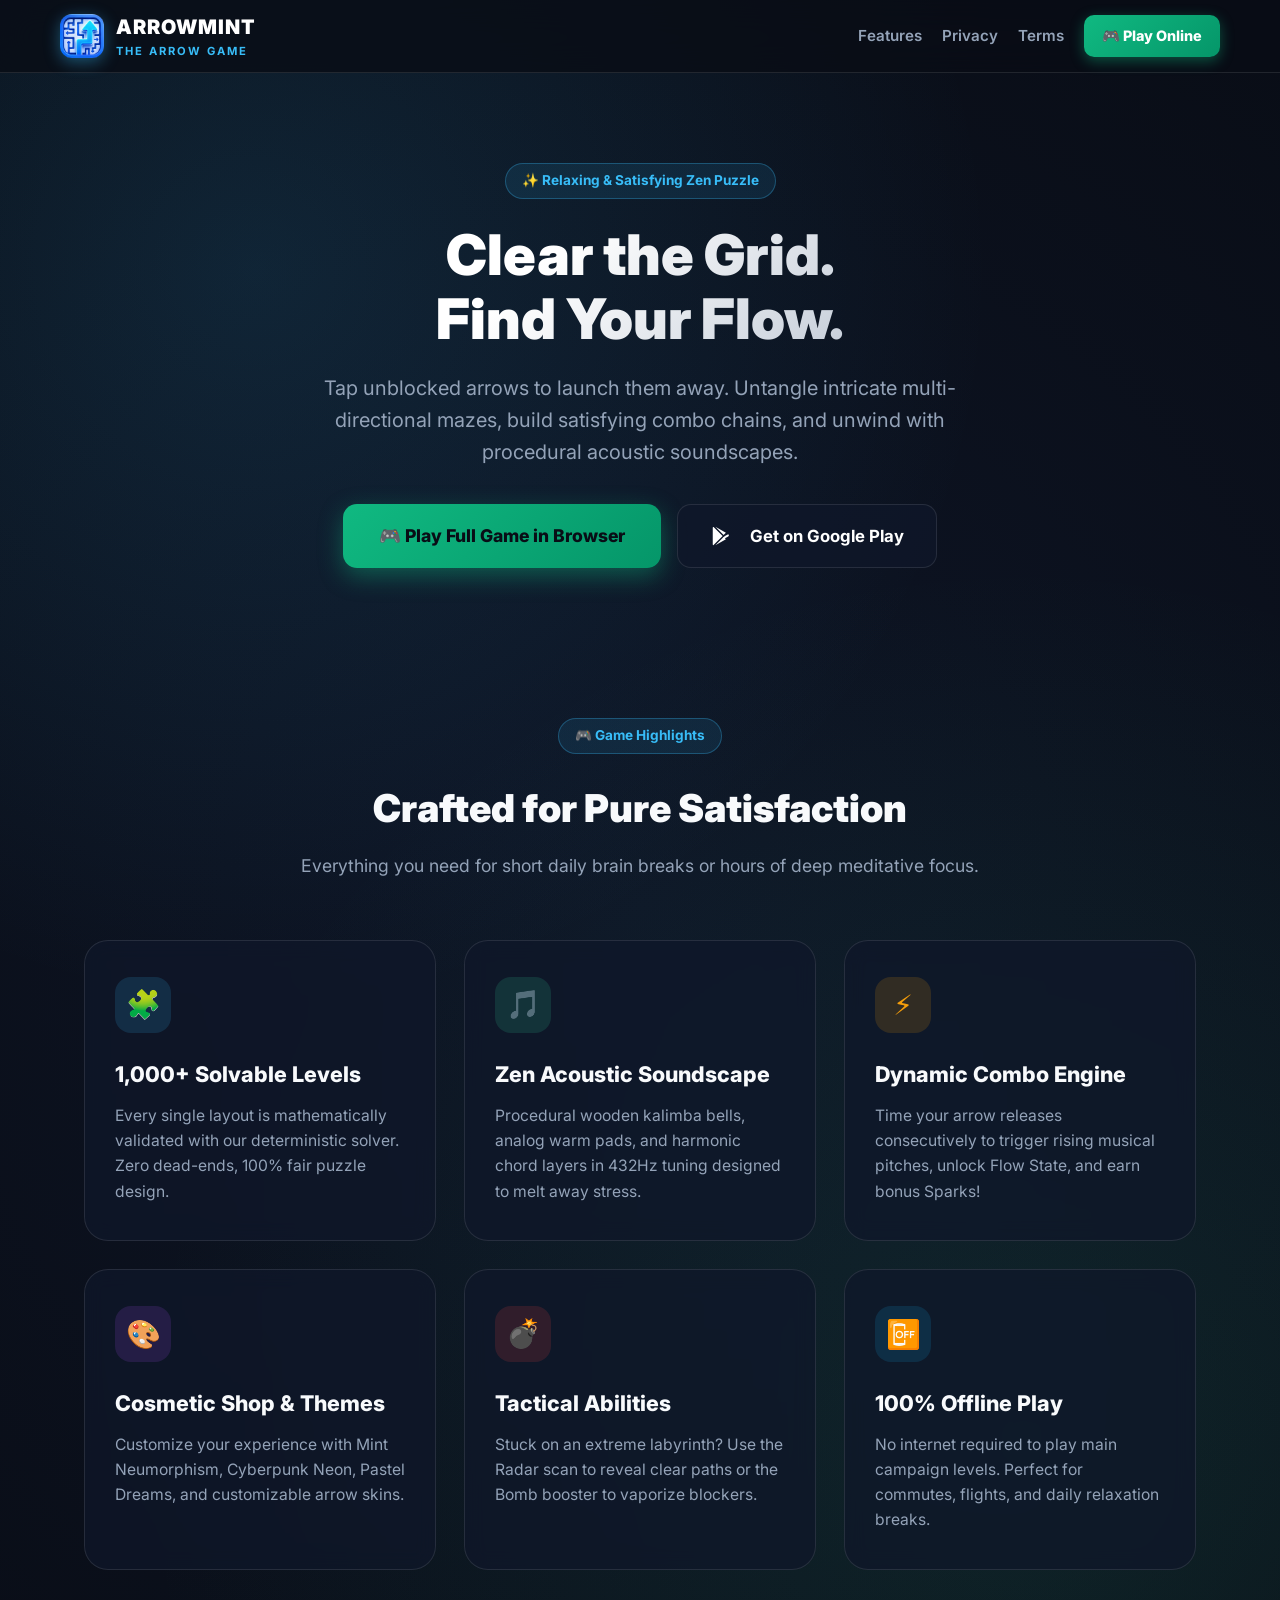
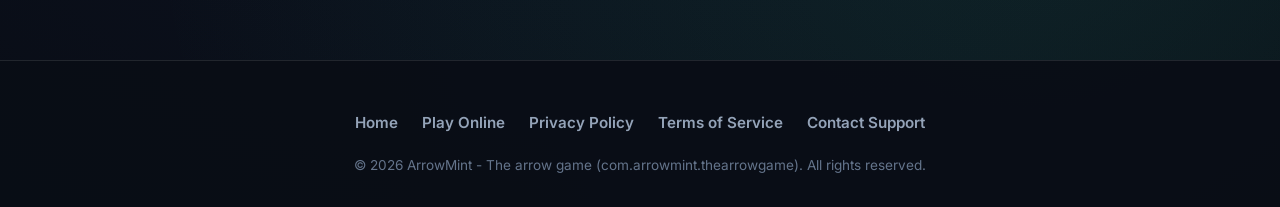
<file: site/index.html>
<!DOCTYPE html>
<html lang="en">
<head>
  <meta charset="UTF-8">
  <meta name="viewport" content="width=device-width, initial-scale=1.0">
  <title>ArrowMint: The Arrow Game - Satisfying Chill Escape Puzzle</title>
  <meta name="description" content="ArrowMint is a satisfying, minimalist zen arrow puzzle game. Clear paths, trigger chain combos, and relax with calming soundscapes. Available on Google Play.">
  <link rel="icon" type="image/png" href="icon.png">
  <link rel="apple-touch-icon" href="icon.png">
  <link rel="preconnect" href="https://fonts.googleapis.com">
  <link rel="preconnect" href="https://fonts.gstatic.com" crossorigin>
  <link href="https://fonts.googleapis.com/css2?family=Inter:wght@400;500;600;700;800;900&display=swap" rel="stylesheet">
  <link rel="stylesheet" href="style.css">
</head>
<body>

  <!-- Navigation -->
  <header>
    <div class="container nav-wrap">
      <a href="index.html" class="brand">
        <img src="icon.png" alt="ArrowMint" class="brand-img-icon" />
        <div class="brand-text">
          <h1>ARROWMINT</h1>
          <span>THE ARROW GAME</span>
        </div>
      </a>
      <ul class="nav-links">
        <li><a href="#features">Features</a></li>
        <li><a href="privacy.html">Privacy</a></li>
        <li><a href="terms.html">Terms</a></li>
        <li><a href="play/" class="btn-nav">🎮 Play Online</a></li>
      </ul>
    </div>
  </header>

  <!-- Hero Section -->
  <section class="hero">
    <div class="container">
      <div class="badge">✨ Relaxing & Satisfying Zen Puzzle</div>
      <h2>Clear the Grid.<br>Find Your Flow.</h2>
      <p>
        Tap unblocked arrows to launch them away. Untangle intricate multi-directional mazes, build satisfying combo chains, and unwind with procedural acoustic soundscapes.
      </p>

      <div class="hero-cta">
        <a href="play/" class="btn-primary" style="background: linear-gradient(135deg, #10B981, #059669); box-shadow: 0 8px 24px rgba(16, 185, 129, 0.4); padding: 18px 36px; font-size: 1.1rem;">
          🎮 Play Full Game in Browser
        </a>
        <a href="https://play.google.com/store/apps/details?id=com.arrowmint.thearrowgame" class="btn-secondary" style="padding: 18px 32px; font-size: 1.05rem;">
          <svg width="22" height="22" viewBox="0 0 24 24" fill="currentColor" style="margin-right: 8px;"><path d="M3.609 1.814L13.792 12 3.61 22.186a1.986 1.986 0 0 1-.61-.926V2.74c.15-.362.36-.682.61-.926zm11.233 11.235l2.49 2.49-11.45 6.611 8.96-9.101zm0-2.098L5.882 1.85l11.45 6.611-2.49 2.49zm1.485 1.049l3.52-2.032a1.45 1.45 0 0 1 0 2.514l-3.52 2.032-1.743-1.257 1.743-1.257z"/></svg>
          Get on Google Play
        </a>
      </div>
    </div>
  </section>

  <!-- Features Grid -->
  <section class="features" id="features">
    <div class="container">
      <div class="section-header">
        <div class="badge">🎮 Game Highlights</div>
        <h3>Crafted for Pure Satisfaction</h3>
        <p>Everything you need for short daily brain breaks or hours of deep meditative focus.</p>
      </div>

      <div class="features-grid">
        <div class="feature-card">
          <div class="feature-icon" style="background: rgba(56, 189, 248, 0.15); color: #38bdf8;">🧩</div>
          <h4>1,000+ Solvable Levels</h4>
          <p>Every single layout is mathematically validated with our deterministic solver. Zero dead-ends, 100% fair puzzle design.</p>
        </div>

        <div class="feature-card">
          <div class="feature-icon" style="background: rgba(52, 211, 153, 0.15); color: #34d399;">🎵</div>
          <h4>Zen Acoustic Soundscape</h4>
          <p>Procedural wooden kalimba bells, analog warm pads, and harmonic chord layers in 432Hz tuning designed to melt away stress.</p>
        </div>

        <div class="feature-card">
          <div class="feature-icon" style="background: rgba(245, 158, 11, 0.15); color: #f59e0b;">⚡</div>
          <h4>Dynamic Combo Engine</h4>
          <p>Time your arrow releases consecutively to trigger rising musical pitches, unlock Flow State, and earn bonus Sparks!</p>
        </div>

        <div class="feature-card">
          <div class="feature-icon" style="background: rgba(168, 85, 247, 0.15); color: #a855f7;">🎨</div>
          <h4>Cosmetic Shop & Themes</h4>
          <p>Customize your experience with Mint Neumorphism, Cyberpunk Neon, Pastel Dreams, and customizable arrow skins.</p>
        </div>

        <div class="feature-card">
          <div class="feature-icon" style="background: rgba(239, 68, 68, 0.15); color: #ef4444;">💣</div>
          <h4>Tactical Abilities</h4>
          <p>Stuck on an extreme labyrinth? Use the Radar scan to reveal clear paths or the Bomb booster to vaporize blockers.</p>
        </div>

        <div class="feature-card">
          <div class="feature-icon" style="background: rgba(14, 165, 233, 0.15); color: #0ea5e9;">📴</div>
          <h4>100% Offline Play</h4>
          <p>No internet required to play main campaign levels. Perfect for commutes, flights, and daily relaxation breaks.</p>
        </div>
      </div>
    </div>
  </section>

  <!-- Footer -->
  <footer>
    <div class="container">
      <div class="footer-links">
        <a href="index.html">Home</a>
        <a href="play/">Play Online</a>
        <a href="privacy.html">Privacy Policy</a>
        <a href="terms.html">Terms of Service</a>
        <a href="mailto:support@arrowmint.com">Contact Support</a>
      </div>
      <p class="copyright">&copy; 2026 ArrowMint - The arrow game (com.arrowmint.thearrowgame). All rights reserved.</p>
    </div>
  </footer>
</body>
</html>
</file>
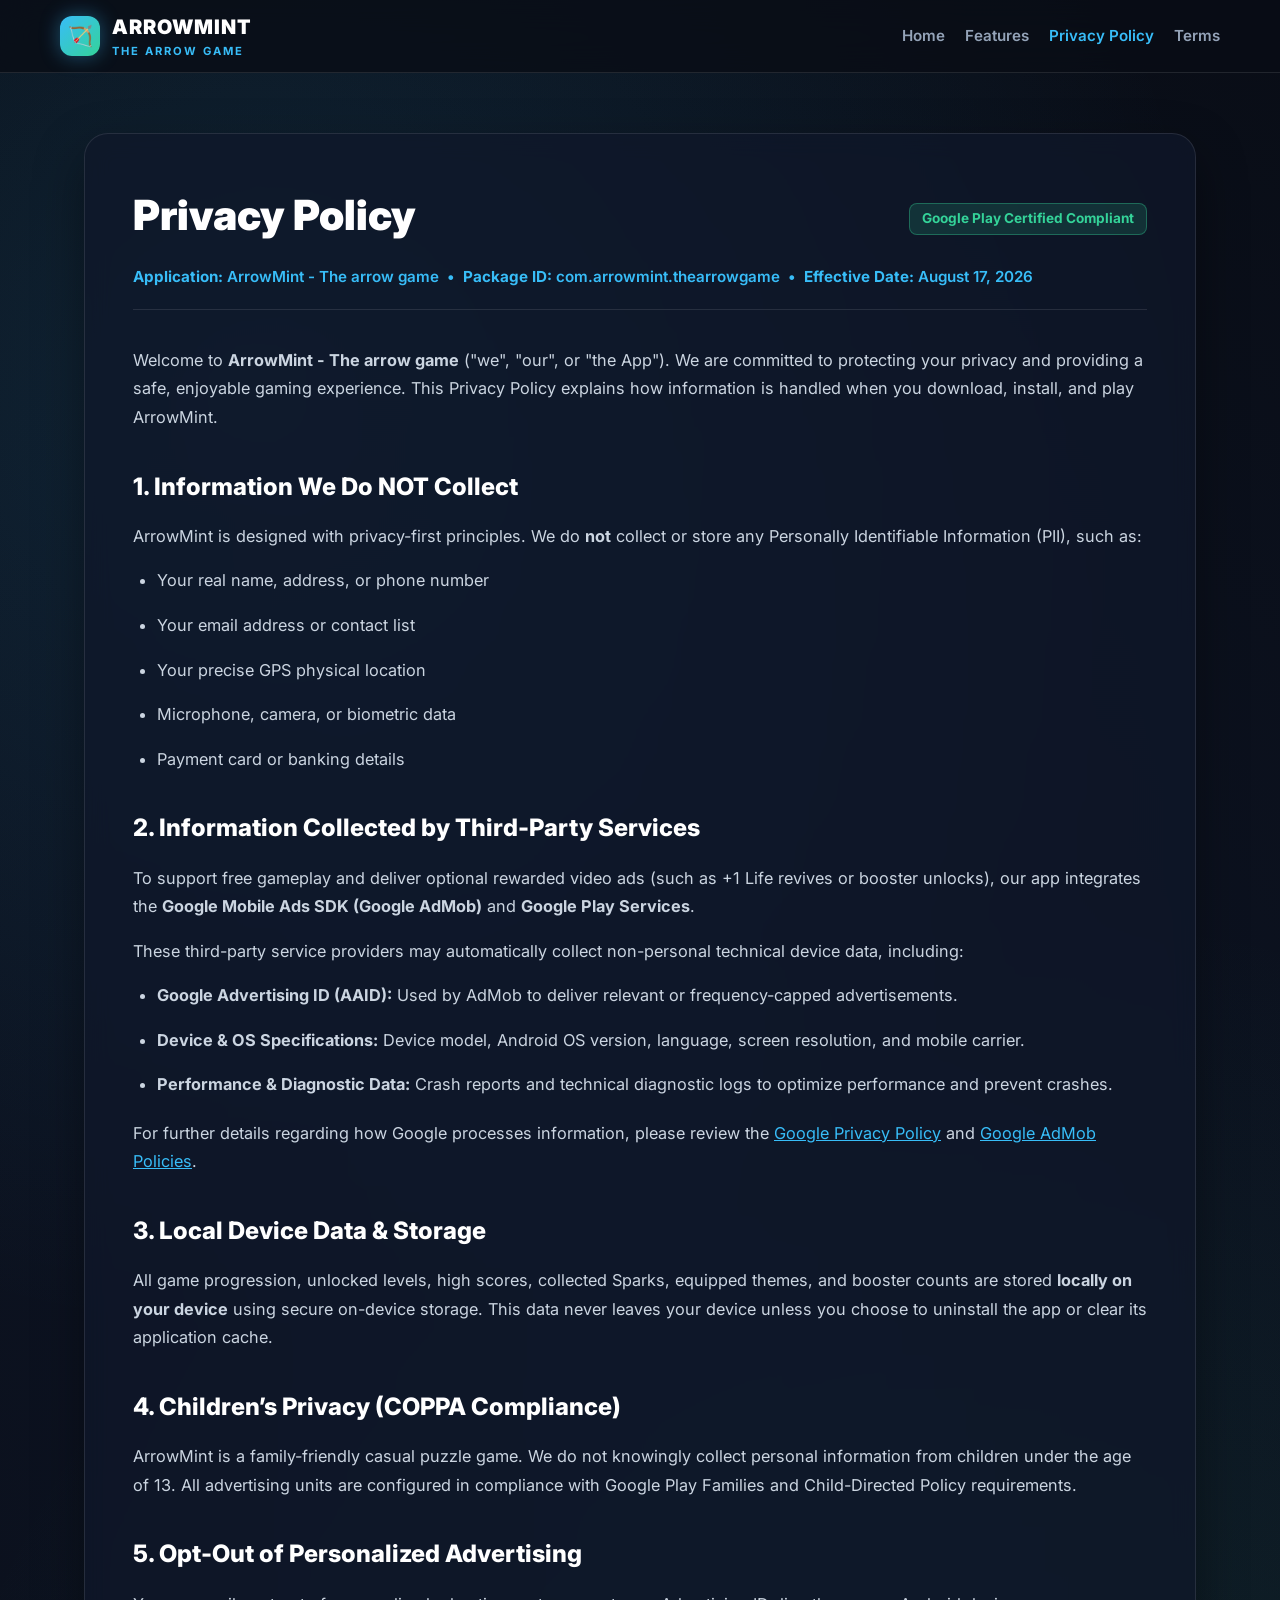
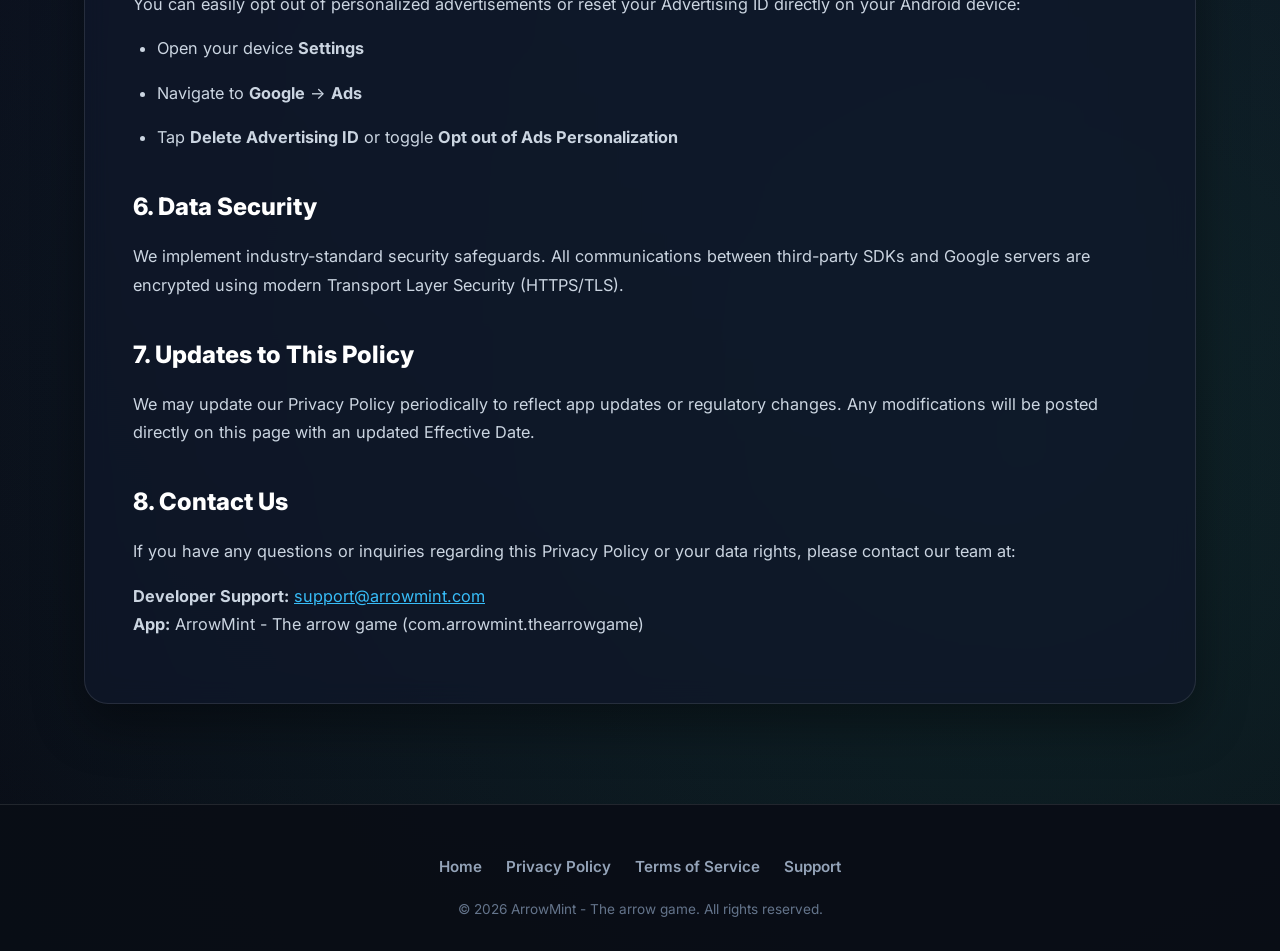
<file: site/privacy.html>
<!DOCTYPE html>
<html lang="en">
<head>
  <meta charset="UTF-8">
  <meta name="viewport" content="width=device-width, initial-scale=1.0">
  <title>Privacy Policy - ArrowMint: The arrow game</title>
  <meta name="description" content="Privacy Policy for ArrowMint - The arrow game on Google Play Store.">
  <link rel="preconnect" href="https://fonts.googleapis.com">
  <link rel="preconnect" href="https://fonts.gstatic.com" crossorigin>
  <link href="https://fonts.googleapis.com/css2?family=Inter:wght@400;500;600;700;800;900&display=swap" rel="stylesheet">
  <link rel="stylesheet" href="style.css">
</head>
<body>

  <header>
    <div class="container nav-wrap">
      <a href="index.html" class="brand">
        <div class="brand-icon">🏹</div>
        <div class="brand-text">
          <h1>ARROWMINT</h1>
          <span>THE ARROW GAME</span>
        </div>
      </a>
      <ul class="nav-links">
        <li><a href="index.html">Home</a></li>
        <li><a href="index.html#features">Features</a></li>
        <li><a href="privacy.html" class="active">Privacy Policy</a></li>
        <li><a href="terms.html">Terms</a></li>
      </ul>
    </div>
  </header>

  <main class="legal-page">
    <div class="container">
      <div class="legal-card">
        <div style="display: flex; align-items: center; justify-content: space-between; flex-wrap: wrap; gap: 12px; margin-bottom: 8px;">
          <h1>Privacy Policy</h1>
          <span class="badge-privacy">Google Play Certified Compliant</span>
        </div>
        <div class="legal-meta">
          <strong>Application:</strong> ArrowMint - The arrow game &nbsp;•&nbsp; 
          <strong>Package ID:</strong> com.arrowmint.thearrowgame &nbsp;•&nbsp; 
          <strong>Effective Date:</strong> August 17, 2026
        </div>

        <div class="legal-content">
          <p>
            Welcome to <strong>ArrowMint - The arrow game</strong> ("we", "our", or "the App"). We are committed to protecting your privacy and providing a safe, enjoyable gaming experience. This Privacy Policy explains how information is handled when you download, install, and play ArrowMint.
          </p>

          <h2>1. Information We Do NOT Collect</h2>
          <p>
            ArrowMint is designed with privacy-first principles. We do <strong>not</strong> collect or store any Personally Identifiable Information (PII), such as:
          </p>
          <ul>
            <li>Your real name, address, or phone number</li>
            <li>Your email address or contact list</li>
            <li>Your precise GPS physical location</li>
            <li>Microphone, camera, or biometric data</li>
            <li>Payment card or banking details</li>
          </ul>

          <h2>2. Information Collected by Third-Party Services</h2>
          <p>
            To support free gameplay and deliver optional rewarded video ads (such as +1 Life revives or booster unlocks), our app integrates the <strong>Google Mobile Ads SDK (Google AdMob)</strong> and <strong>Google Play Services</strong>.
          </p>
          <p>These third-party service providers may automatically collect non-personal technical device data, including:</p>
          <ul>
            <li><strong>Google Advertising ID (AAID):</strong> Used by AdMob to deliver relevant or frequency-capped advertisements.</li>
            <li><strong>Device & OS Specifications:</strong> Device model, Android OS version, language, screen resolution, and mobile carrier.</li>
            <li><strong>Performance & Diagnostic Data:</strong> Crash reports and technical diagnostic logs to optimize performance and prevent crashes.</li>
          </ul>
          <p>
            For further details regarding how Google processes information, please review the 
            <a href="https://policies.google.com/privacy" target="_blank" rel="noopener noreferrer">Google Privacy Policy</a> and 
            <a href="https://policies.google.com/technologies/ads" target="_blank" rel="noopener noreferrer">Google AdMob Policies</a>.
          </p>

          <h2>3. Local Device Data & Storage</h2>
          <p>
            All game progression, unlocked levels, high scores, collected Sparks, equipped themes, and booster counts are stored <strong>locally on your device</strong> using secure on-device storage. This data never leaves your device unless you choose to uninstall the app or clear its application cache.
          </p>

          <h2>4. Children’s Privacy (COPPA Compliance)</h2>
          <p>
            ArrowMint is a family-friendly casual puzzle game. We do not knowingly collect personal information from children under the age of 13. All advertising units are configured in compliance with Google Play Families and Child-Directed Policy requirements.
          </p>

          <h2>5. Opt-Out of Personalized Advertising</h2>
          <p>
            You can easily opt out of personalized advertisements or reset your Advertising ID directly on your Android device:
          </p>
          <ul>
            <li>Open your device <strong>Settings</strong></li>
            <li>Navigate to <strong>Google</strong> &rarr; <strong>Ads</strong></li>
            <li>Tap <strong>Delete Advertising ID</strong> or toggle <strong>Opt out of Ads Personalization</strong></li>
          </ul>

          <h2>6. Data Security</h2>
          <p>
            We implement industry-standard security safeguards. All communications between third-party SDKs and Google servers are encrypted using modern Transport Layer Security (HTTPS/TLS).
          </p>

          <h2>7. Updates to This Policy</h2>
          <p>
            We may update our Privacy Policy periodically to reflect app updates or regulatory changes. Any modifications will be posted directly on this page with an updated Effective Date.
          </p>

          <h2>8. Contact Us</h2>
          <p>
            If you have any questions or inquiries regarding this Privacy Policy or your data rights, please contact our team at:
          </p>
          <p>
            <strong>Developer Support:</strong> <a href="mailto:support@arrowmint.com">support@arrowmint.com</a><br>
            <strong>App:</strong> ArrowMint - The arrow game (com.arrowmint.thearrowgame)
          </p>
        </div>
      </div>
    </div>
  </main>

  <footer>
    <div class="container">
      <div class="footer-links">
        <a href="index.html">Home</a>
        <a href="privacy.html">Privacy Policy</a>
        <a href="terms.html">Terms of Service</a>
        <a href="mailto:support@arrowmint.com">Support</a>
      </div>
      <p class="copyright">&copy; 2026 ArrowMint - The arrow game. All rights reserved.</p>
    </div>
  </footer>

</body>
</html>
</file>
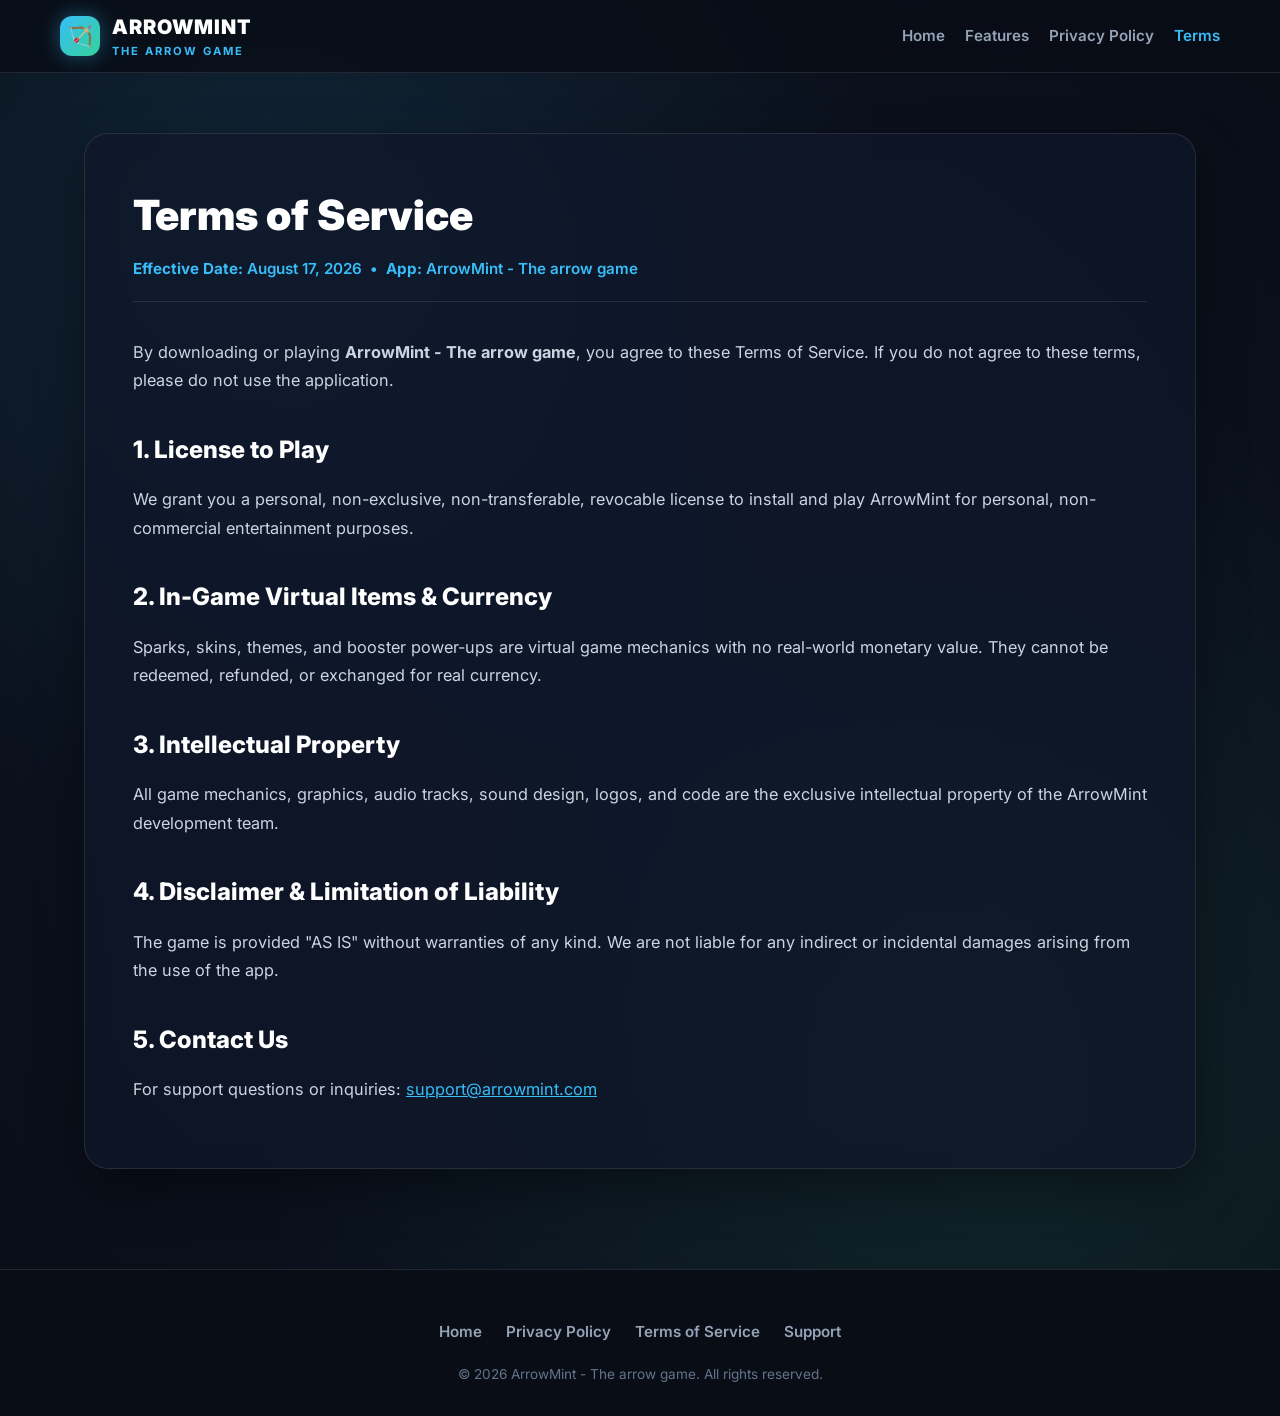
<file: site/terms.html>
<!DOCTYPE html>
<html lang="en">
<head>
  <meta charset="UTF-8">
  <meta name="viewport" content="width=device-width, initial-scale=1.0">
  <title>Terms of Service - ArrowMint: The arrow game</title>
  <link rel="preconnect" href="https://fonts.googleapis.com">
  <link rel="preconnect" href="https://fonts.gstatic.com" crossorigin>
  <link href="https://fonts.googleapis.com/css2?family=Inter:wght@400;500;600;700;800;900&display=swap" rel="stylesheet">
  <link rel="stylesheet" href="style.css">
</head>
<body>

  <header>
    <div class="container nav-wrap">
      <a href="index.html" class="brand">
        <div class="brand-icon">🏹</div>
        <div class="brand-text">
          <h1>ARROWMINT</h1>
          <span>THE ARROW GAME</span>
        </div>
      </a>
      <ul class="nav-links">
        <li><a href="index.html">Home</a></li>
        <li><a href="index.html#features">Features</a></li>
        <li><a href="privacy.html">Privacy Policy</a></li>
        <li><a href="terms.html" class="active">Terms</a></li>
      </ul>
    </div>
  </header>

  <main class="legal-page">
    <div class="container">
      <div class="legal-card">
        <h1>Terms of Service</h1>
        <div class="legal-meta">
          <strong>Effective Date:</strong> August 17, 2026 &nbsp;•&nbsp; <strong>App:</strong> ArrowMint - The arrow game
        </div>

        <div class="legal-content">
          <p>
            By downloading or playing <strong>ArrowMint - The arrow game</strong>, you agree to these Terms of Service. If you do not agree to these terms, please do not use the application.
          </p>

          <h2>1. License to Play</h2>
          <p>
            We grant you a personal, non-exclusive, non-transferable, revocable license to install and play ArrowMint for personal, non-commercial entertainment purposes.
          </p>

          <h2>2. In-Game Virtual Items & Currency</h2>
          <p>
            Sparks, skins, themes, and booster power-ups are virtual game mechanics with no real-world monetary value. They cannot be redeemed, refunded, or exchanged for real currency.
          </p>

          <h2>3. Intellectual Property</h2>
          <p>
            All game mechanics, graphics, audio tracks, sound design, logos, and code are the exclusive intellectual property of the ArrowMint development team.
          </p>

          <h2>4. Disclaimer & Limitation of Liability</h2>
          <p>
            The game is provided "AS IS" without warranties of any kind. We are not liable for any indirect or incidental damages arising from the use of the app.
          </p>

          <h2>5. Contact Us</h2>
          <p>
            For support questions or inquiries: <a href="mailto:support@arrowmint.com">support@arrowmint.com</a>
          </p>
        </div>
      </div>
    </div>
  </main>

  <footer>
    <div class="container">
      <div class="footer-links">
        <a href="index.html">Home</a>
        <a href="privacy.html">Privacy Policy</a>
        <a href="terms.html">Terms of Service</a>
        <a href="mailto:support@arrowmint.com">Support</a>
      </div>
      <p class="copyright">&copy; 2026 ArrowMint - The arrow game. All rights reserved.</p>
    </div>
  </footer>

</body>
</html>
</file>
<file: site/style.css>
:root {
  --bg-dark: #090d16;
  --bg-card: rgba(15, 23, 42, 0.75);
  --bg-card-hover: rgba(30, 41, 59, 0.85);
  --border-color: rgba(255, 255, 255, 0.1);
  --border-glow: rgba(56, 189, 248, 0.3);
  --primary: #38bdf8;
  --primary-glow: rgba(56, 189, 248, 0.4);
  --accent-mint: #34d399;
  --accent-amber: #f59e0b;
  --text-main: #f8fafc;
  --text-muted: #94a3b8;
  --font-sans: 'Inter', system-ui, -apple-system, BlinkMacSystemFont, 'Segoe UI', Roboto, sans-serif;
}

* {
  margin: 0;
  padding: 0;
  box-sizing: border-box;
}

body {
  font-family: var(--font-sans);
  background-color: var(--bg-dark);
  color: var(--text-main);
  line-height: 1.6;
  overflow-x: hidden;
  min-height: 100vh;
  background-image: 
    radial-gradient(circle at 20% 15%, rgba(56, 189, 248, 0.12) 0%, transparent 40%),
    radial-gradient(circle at 80% 80%, rgba(52, 211, 153, 0.10) 0%, transparent 50%),
    radial-gradient(circle at 50% 50%, rgba(15, 23, 42, 0.8) 0%, var(--bg-dark) 100%);
}

.container {
  max-width: 1160px;
  margin: 0 auto;
  padding: 0 24px;
}

/* ──────── Navigation ──────── */
header {
  position: sticky;
  top: 0;
  z-index: 100;
  backdrop-filter: blur(16px);
  -webkit-backdrop-filter: blur(16px);
  background: rgba(9, 13, 22, 0.8);
  border-bottom: 1px solid var(--border-color);
}

.nav-wrap {
  display: flex;
  align-items: center;
  justify-content: space-between;
  min-height: 72px;
  padding: 8px 0;
  gap: 16px;
}

.brand {
  display: flex;
  align-items: center;
  gap: 12px;
  text-decoration: none;
  flex-shrink: 0;
}

.brand-icon {
  width: 40px;
  height: 40px;
  background: linear-gradient(135deg, #38bdf8, #34d399);
  border-radius: 12px;
  display: flex;
  align-items: center;
  justify-content: center;
  font-size: 20px;
  box-shadow: 0 0 20px var(--primary-glow);
}

.brand-img-icon {
  width: 44px;
  height: 44px;
  border-radius: 12px;
  object-fit: cover;
  box-shadow: 0 4px 16px rgba(56, 189, 248, 0.4);
  display: block;
}

.brand-text h1 {
  font-size: 1.25rem;
  font-weight: 900;
  letter-spacing: 1px;
  color: #ffffff;
  white-space: nowrap;
}

.brand-text span {
  font-size: 0.7rem;
  font-weight: 700;
  color: var(--primary);
  letter-spacing: 2px;
  display: block;
  white-space: nowrap;
}

.nav-links {
  display: flex;
  align-items: center;
  gap: 20px;
  list-style: none;
  flex-wrap: nowrap;
}

.nav-links li {
  white-space: nowrap;
}

.nav-links a {
  color: var(--text-muted);
  text-decoration: none;
  font-size: 0.95rem;
  font-weight: 600;
  white-space: nowrap;
  transition: all 0.2s ease;
}

.nav-links a:hover,
.nav-links a.active {
  color: var(--primary);
}

.btn-nav {
  display: inline-flex;
  align-items: center;
  justify-content: center;
  padding: 9px 18px;
  background: linear-gradient(135deg, #10b981, #059669);
  color: #ffffff !important;
  font-weight: 800 !important;
  font-size: 0.9rem !important;
  border-radius: 10px;
  white-space: nowrap;
  box-shadow: 0 4px 14px rgba(16, 185, 129, 0.4);
  transition: transform 0.2s ease, box-shadow 0.2s ease !important;
}

.btn-nav:hover {
  transform: translateY(-2px);
  box-shadow: 0 6px 20px rgba(16, 185, 129, 0.6) !important;
}

/* ──────── Hero ──────── */
.hero {
  padding: 90px 0 60px;
  text-align: center;
  position: relative;
}

.badge {
  display: inline-flex;
  align-items: center;
  gap: 8px;
  padding: 6px 16px;
  background: rgba(56, 189, 248, 0.1);
  border: 1px solid rgba(56, 189, 248, 0.3);
  border-radius: 100px;
  font-size: 0.85rem;
  font-weight: 700;
  color: var(--primary);
  margin-bottom: 24px;
}

.hero h2 {
  font-size: 3.5rem;
  font-weight: 900;
  line-height: 1.15;
  margin-bottom: 20px;
  background: linear-gradient(135deg, #ffffff 40%, #94a3b8 100%);
  -webkit-background-clip: text;
  -webkit-text-fill-color: transparent;
}

.hero p {
  font-size: 1.25rem;
  color: var(--text-muted);
  max-width: 680px;
  margin: 0 auto 36px;
}

.hero-cta {
  display: flex;
  align-items: center;
  justify-content: center;
  gap: 16px;
  flex-wrap: wrap;
}

.btn-primary {
  display: inline-flex;
  align-items: center;
  gap: 10px;
  padding: 16px 32px;
  background: linear-gradient(135deg, #38bdf8, #0284c7);
  color: #090d16;
  font-size: 1.05rem;
  font-weight: 800;
  border-radius: 14px;
  text-decoration: none;
  box-shadow: 0 10px 25px rgba(56, 189, 248, 0.4);
  transition: all 0.25s ease;
}

.btn-primary:hover {
  transform: translateY(-3px);
  box-shadow: 0 14px 30px rgba(56, 189, 248, 0.6);
}

.btn-secondary {
  display: inline-flex;
  align-items: center;
  gap: 10px;
  padding: 16px 30px;
  background: var(--bg-card);
  color: #ffffff;
  border: 1px solid var(--border-color);
  font-size: 1.05rem;
  font-weight: 700;
  border-radius: 14px;
  text-decoration: none;
  transition: all 0.25s ease;
}

.btn-secondary:hover {
  background: var(--bg-card-hover);
  border-color: var(--border-glow);
  transform: translateY(-3px);
}

/* ──────── Interactive Demo Preview ──────── */
.game-preview {
  margin: 50px auto 0;
  max-width: 440px;
  background: var(--bg-card);
  border: 1px solid var(--border-color);
  border-radius: 28px;
  padding: 24px;
  box-shadow: 0 25px 60px rgba(0, 0, 0, 0.6), 0 0 40px rgba(56, 189, 248, 0.15);
  backdrop-filter: blur(12px);
}

.board-container {
  display: grid;
  grid-template-columns: repeat(4, 1fr);
  gap: 12px;
  padding: 18px;
  background: rgba(15, 23, 42, 0.9);
  border-radius: 20px;
  border: 1px solid rgba(255, 255, 255, 0.05);
}

.arrow-tile {
  aspect-ratio: 1;
  background: rgba(30, 41, 59, 0.7);
  border: 1px solid rgba(255, 255, 255, 0.1);
  border-radius: 14px;
  display: flex;
  align-items: center;
  justify-content: center;
  font-size: 28px;
  cursor: pointer;
  transition: all 0.25s cubic-bezier(0.34, 1.56, 0.64, 1);
  user-select: none;
}

.arrow-tile:hover {
  transform: scale(1.08);
  border-color: var(--primary);
  box-shadow: 0 0 16px var(--primary-glow);
}

.arrow-tile.escaped {
  transform: translateY(-80px) scale(0);
  opacity: 0;
  pointer-events: none;
}

/* ──────── Features ──────── */
.features {
  padding: 90px 0;
}

.section-header {
  text-align: center;
  margin-bottom: 60px;
}

.section-header h3 {
  font-size: 2.4rem;
  font-weight: 900;
  margin-bottom: 12px;
}

.section-header p {
  color: var(--text-muted);
  font-size: 1.1rem;
}

.features-grid {
  display: grid;
  grid-template-columns: repeat(auto-fit, minmax(320px, 1fr));
  gap: 28px;
}

.feature-card {
  background: var(--bg-card);
  border: 1px solid var(--border-color);
  border-radius: 24px;
  padding: 36px 30px;
  backdrop-filter: blur(10px);
  transition: all 0.3s ease;
}

.feature-card:hover {
  background: var(--bg-card-hover);
  border-color: var(--border-glow);
  transform: translateY(-5px);
  box-shadow: 0 20px 40px rgba(0, 0, 0, 0.4);
}

.feature-icon {
  width: 56px;
  height: 56px;
  border-radius: 16px;
  display: flex;
  align-items: center;
  justify-content: center;
  font-size: 28px;
  margin-bottom: 24px;
}

.feature-card h4 {
  font-size: 1.35rem;
  font-weight: 800;
  margin-bottom: 12px;
}

.feature-card p {
  color: var(--text-muted);
  font-size: 0.98rem;
  line-height: 1.6;
}

/* ──────── Legal & Privacy Layout ──────── */
.legal-page {
  padding: 60px 0 100px;
}

.legal-card {
  background: var(--bg-card);
  border: 1px solid var(--border-color);
  border-radius: 24px;
  padding: 48px;
  backdrop-filter: blur(12px);
  box-shadow: 0 20px 50px rgba(0, 0, 0, 0.4);
}

.legal-card h1 {
  font-size: 2.6rem;
  font-weight: 900;
  margin-bottom: 8px;
  color: #ffffff;
}

.legal-meta {
  color: var(--primary);
  font-size: 0.95rem;
  font-weight: 600;
  margin-bottom: 36px;
  padding-bottom: 20px;
  border-bottom: 1px solid var(--border-color);
}

.legal-content h2 {
  font-size: 1.5rem;
  font-weight: 800;
  margin: 36px 0 16px;
  color: #ffffff;
  display: flex;
  align-items: center;
  gap: 10px;
}

.legal-content p, .legal-content li {
  color: #cbd5e1;
  font-size: 1.02rem;
  line-height: 1.75;
  margin-bottom: 16px;
}

.legal-content ul {
  padding-left: 24px;
  margin-bottom: 20px;
}

.legal-content a {
  color: var(--primary);
  text-decoration: underline;
}

.badge-privacy {
  background: rgba(52, 211, 153, 0.15);
  border: 1px solid rgba(52, 211, 153, 0.35);
  color: var(--accent-mint);
  padding: 4px 12px;
  border-radius: 8px;
  font-size: 0.85rem;
  font-weight: 700;
}

/* ──────── Footer ──────── */
footer {
  border-top: 1px solid var(--border-color);
  background: rgba(9, 13, 22, 0.95);
  padding: 50px 0 30px;
  text-align: center;
}

.footer-links {
  display: flex;
  justify-content: center;
  gap: 24px;
  margin-bottom: 20px;
}

.footer-links a {
  color: var(--text-muted);
  text-decoration: none;
  font-size: 0.95rem;
  font-weight: 600;
  transition: color 0.2s ease;
}

.footer-links a:hover {
  color: var(--primary);
}

.copyright {
  color: #64748b;
  font-size: 0.85rem;
}

@media (max-width: 860px) {
  .nav-links {
    gap: 12px;
  }
  .nav-links a {
    font-size: 0.85rem;
  }
  .btn-nav {
    padding: 7px 14px;
    font-size: 0.82rem !important;
  }
}

@media (max-width: 680px) {
  .hero h2 {
    font-size: 2.2rem;
  }
  .legal-card {
    padding: 24px 16px;
  }
  .nav-links li:not(:last-child) {
    display: none;
  }
  .btn-primary, .btn-secondary {
    width: 100%;
    justify-content: center;
  }
}
</file>
